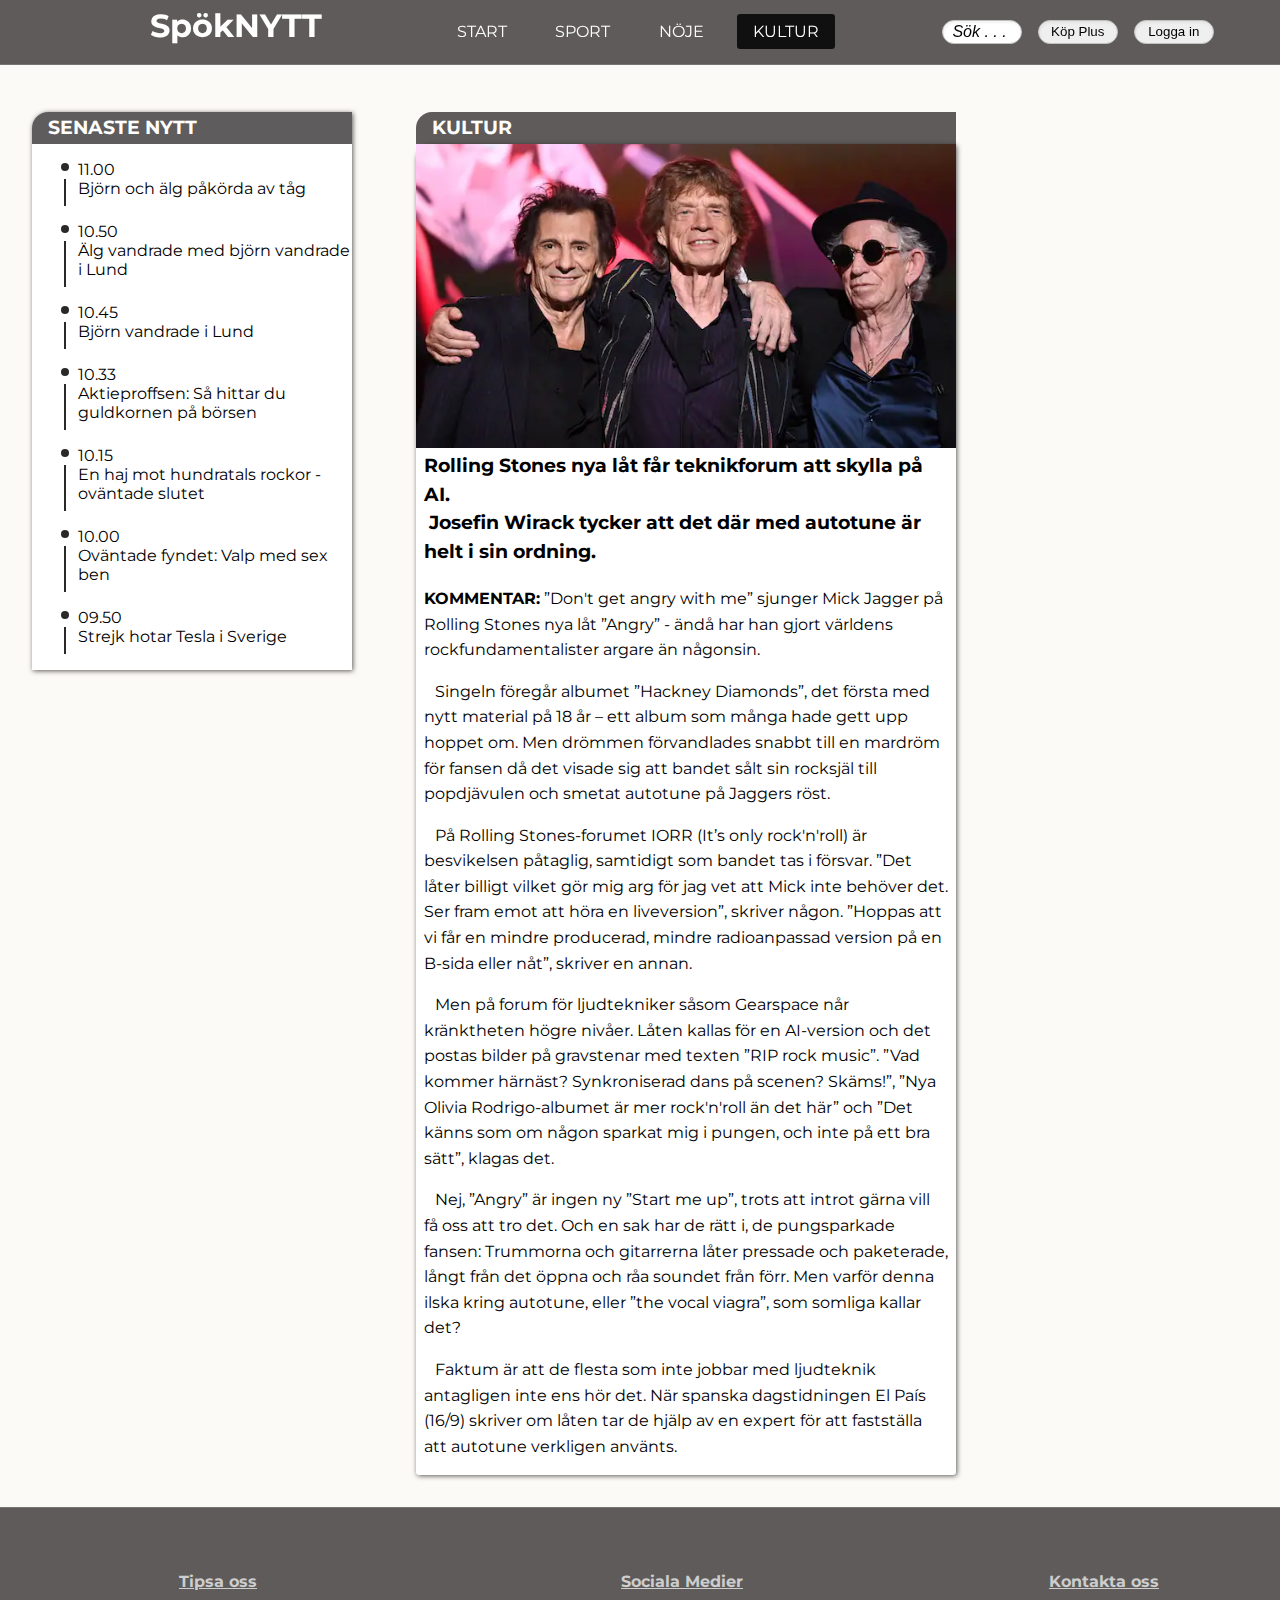
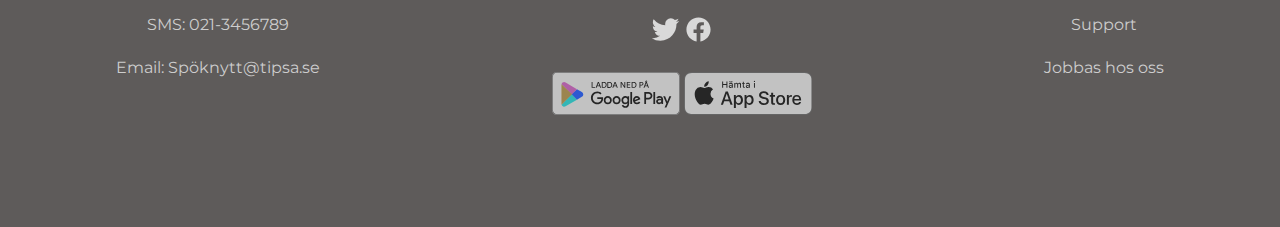
<file: culture.html>
<!DOCTYPE html>
<html>
  <head>
    <title>SpökKULTUR</title>
    <link rel="preconnect" href="https://fonts.googleapis.com" />
    <link rel="preconnect" href="https://fonts.gstatic.com" crossorigin />
    <link
      href="https://fonts.googleapis.com/css2?family=Montserrat:wght@500&display=swap"
      rel="stylesheet"
    />

    <link rel="stylesheet" href="styles/general.css" />
    <link rel="stylesheet" href="styles/header.css" />
    <link rel="stylesheet" href="styles/footer.css" />
    <link rel="stylesheet" href="styles/sidebar.css" />
    <link rel="stylesheet" href="styles/articles.css" />
  </head>
  <body>
    <div class="wrapper">
      <header>
        <nav>
          <label class="logo">SpökNYTT</label>
          <ul>
            <li>
              <a class="navlink" href="index.html">START</a>
            </li>
            <li>
              <a class="navlink" href="sport.html">SPORT</a>
            </li>
            <li>
              <a class="navlink" href="entertainment.html">NÖJE</a>
            </li>
            <li>
              <a class="active" class="navlink" href="culture.html">KULTUR</a>
            </li>
          </ul>
        </nav>
        <nav id="right-nav-section">
          <input class="search-bar" type="search" placeholder="Sök . . ." />
          <button class="header-button">Köp Plus</button>
          <button class="header-button">Logga in</button>
        </nav>
      </header>

      <section class="sidebar">
        <ul>
          <h3>SENASTE NYTT</h3>
          <li>
            <a>
              <time>11.00</time>
              <div>Björn och älg påkörda av tåg</div>
            </a>
          </li>
          <li>
            <a>
              <time>10.50</time>
              <div>Älg vandrade med björn vandrade i Lund</div>
            </a>
          </li>
          <li>
            <a>
              <time>10.45</time>
              <div>Björn vandrade i Lund</div>
            </a>
          </li>
          <li>
            <a>
              <time>10.33</time>
              <div>Aktieproffsen: Så hittar du guldkornen på börsen</div>
            </a>
          </li>
          <li>
            <a>
              <time>10.15</time>
              <div>En haj mot hundratals rockor - oväntade slutet</div>
            </a>
          </li>
          <li>
            <a>
              <time>10.00</time>
              <div>Oväntade fyndet: Valp med sex ben</div>
            </a>
          </li>
          <li>
            <a>
              <time>09.50</time>
              <div>Strejk hotar Tesla i Sverige</div>
            </a>
          </li>
        </ul>
      </section>

      <section class="article-grid">
        <h3 class="article-header">KULTUR</h3>
        <article class="content">
          <img src="images/culture.png" />
          <h3 class="article-headline">
            Rolling Stones nya låt får teknikforum att skylla på AI.
          </h3>
          <h3 style="text-indent: 0.3rem">
            Josefin Wirack tycker att det där med autotune är helt i sin
            ordning.
          </h3>
          <br />
          <p>
            <strong>KOMMENTAR:</strong> ”Don't get angry with me” sjunger Mick
            Jagger på Rolling Stones nya låt ”Angry” - ändå har han gjort
            världens rockfundamentalister argare än någonsin.
          </p>
          <p class="article-paragraph">
            Singeln föregår albumet ”Hackney Diamonds”, det första med nytt
            material på 18 år – ett album som många hade gett upp hoppet om. Men
            drömmen förvandlades snabbt till en mardröm för fansen då det visade
            sig att bandet sålt sin rocksjäl till popdjävulen och smetat
            autotune på Jaggers röst.
          </p>
          <p class="article-paragraph">
            På Rolling Stones-forumet IORR (It’s only rock'n'roll) är
            besvikelsen påtaglig, samtidigt som bandet tas i försvar. ”Det låter
            billigt vilket gör mig arg för jag vet att Mick inte behöver det.
            Ser fram emot att höra en liveversion”, skriver någon. ”Hoppas att
            vi får en mindre producerad, mindre radioanpassad version på en
            B-sida eller nåt”, skriver en annan.
          </p>
          <p class="article-paragraph">
            Men på forum för ljudtekniker såsom Gearspace når kränktheten högre
            nivåer. Låten kallas för en AI-version och det postas bilder på
            gravstenar med texten ”RIP rock music”. ”Vad kommer härnäst?
            Synkroniserad dans på scenen? Skäms!”, ”Nya Olivia Rodrigo-albumet
            är mer rock'n'roll än det här” och ”Det känns som om någon sparkat
            mig i pungen, och inte på ett bra sätt”, klagas det.
          </p>
          <p class="article-paragraph">
            Nej, ”Angry” är ingen ny ”Start me up”, trots att introt gärna vill
            få oss att tro det. Och en sak har de rätt i, de pungsparkade
            fansen: Trummorna och gitarrerna låter pressade och paketerade,
            långt från det öppna och råa soundet från förr. Men varför denna
            ilska kring autotune, eller ”the vocal viagra”, som somliga kallar
            det?
          </p>
          <p class="article-paragraph">
            Faktum är att de flesta som inte jobbar med ljudteknik antagligen
            inte ens hör det. När spanska dagstidningen El País (16/9) skriver
            om låten tar de hjälp av en expert för att fastställa att autotune
            verkligen använts.
          </p>
        </article>
      </section>

      <footer>
        <div class="footer-nav">
          <h2>Tipsa oss</h2>
          <li>SMS: <a class="footer-link">021-3456789</a></li>
          <li>Email: <a class="footer-link">Spöknytt@tipsa.se</a></li>
        </div>
        <div class="footer-nav">
          <h2 class="social-media">Sociala Medier</h2>
          <li>
            <a href="https://www.twitter.com" target="_blank">
              <img class="social-media-icon" src="images/twitter.svg" />
            </a>
            <a href="https://www.facebook.com" target="_blank">
              <img class="social-media-icon" src="images/facebook.svg" />
            </a>
          </li>
          <li>
            <a href="play.google.com/store/apps" target="_blank">
              <img class="appstore-icon" src="images/googleplay.svg" />
            </a>
            <a href="https://apple.com/se/app-store/" target="_blank">
              <img class="appstore-icon" src="images/appstore.svg" />
            </a>
          </li>
        </div>
        <div class="footer-nav">
          <h2>Kontakta oss</h2>
          <li><a class="footer-link">Support</a></li>
          <li><a class="footer-link">Jobbas hos oss</a></li>
        </div>
      </footer>
    </div>
  </body>
</html>
</file>
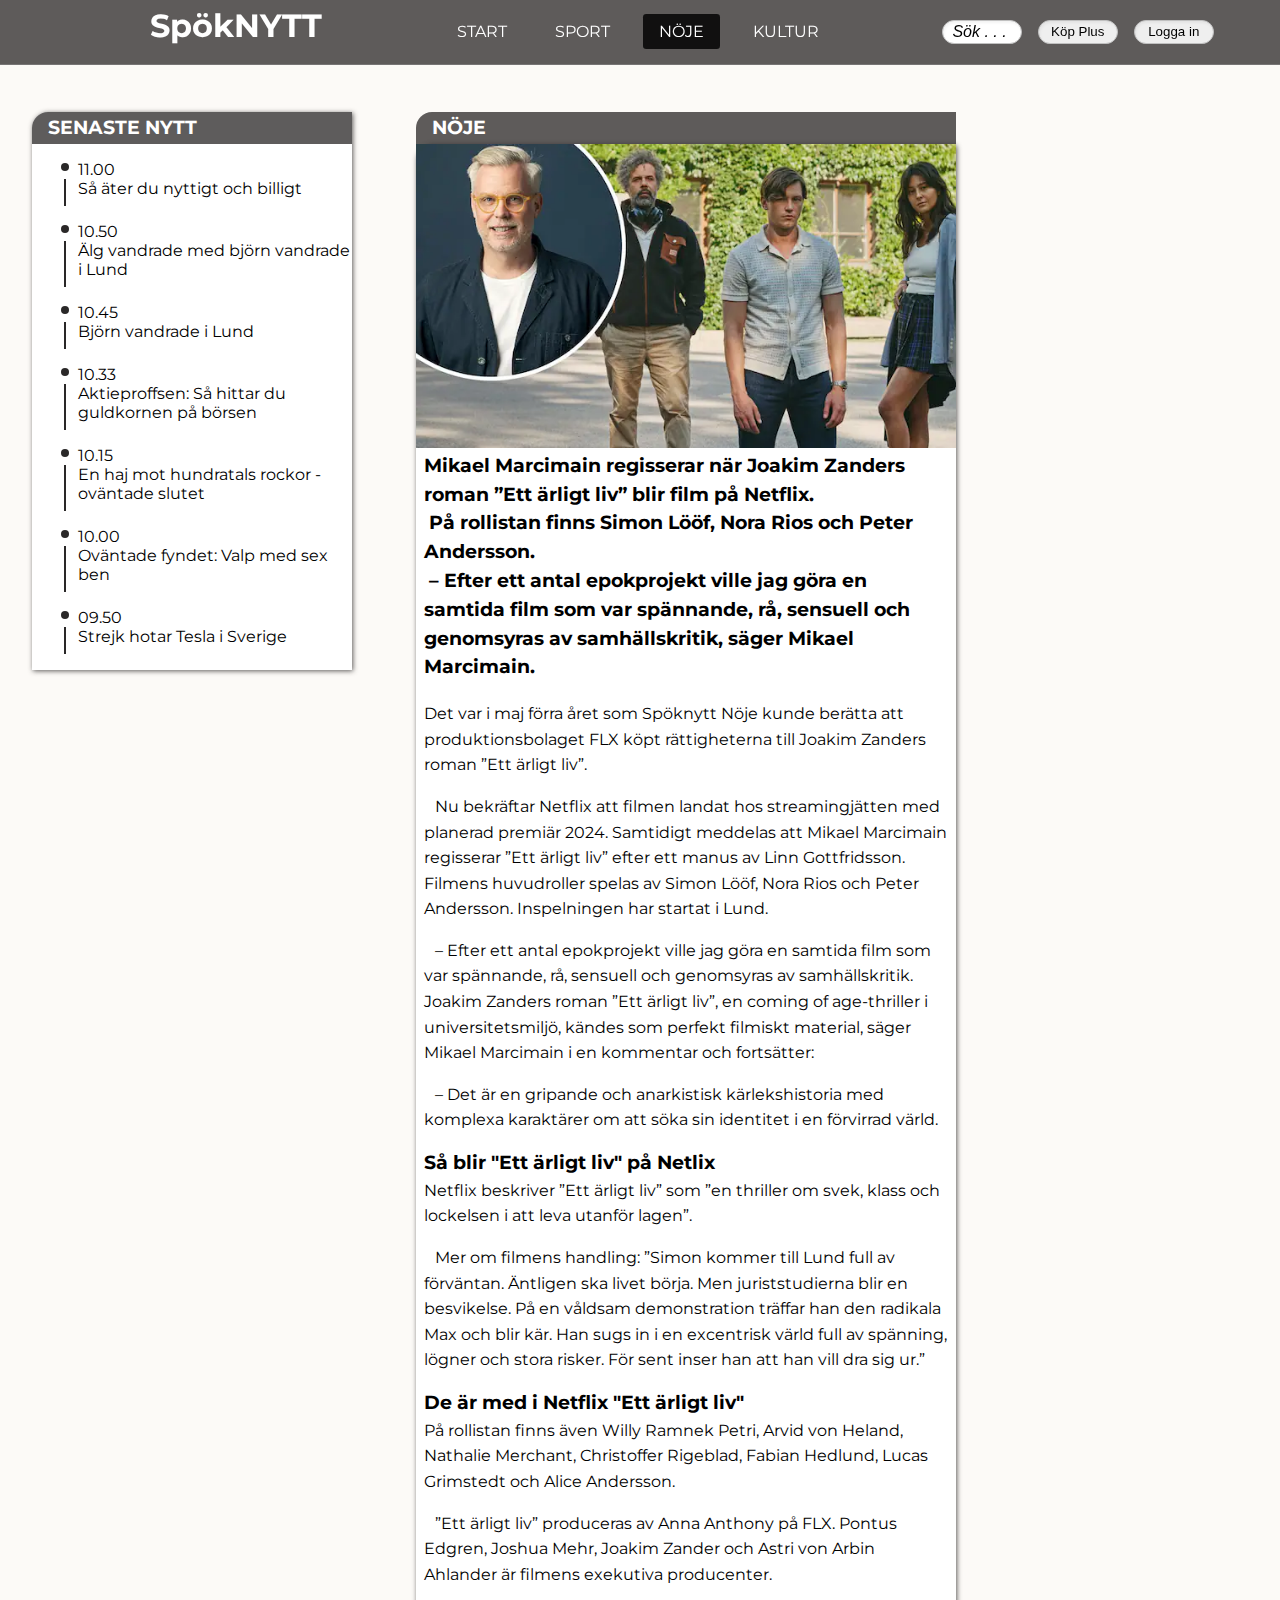
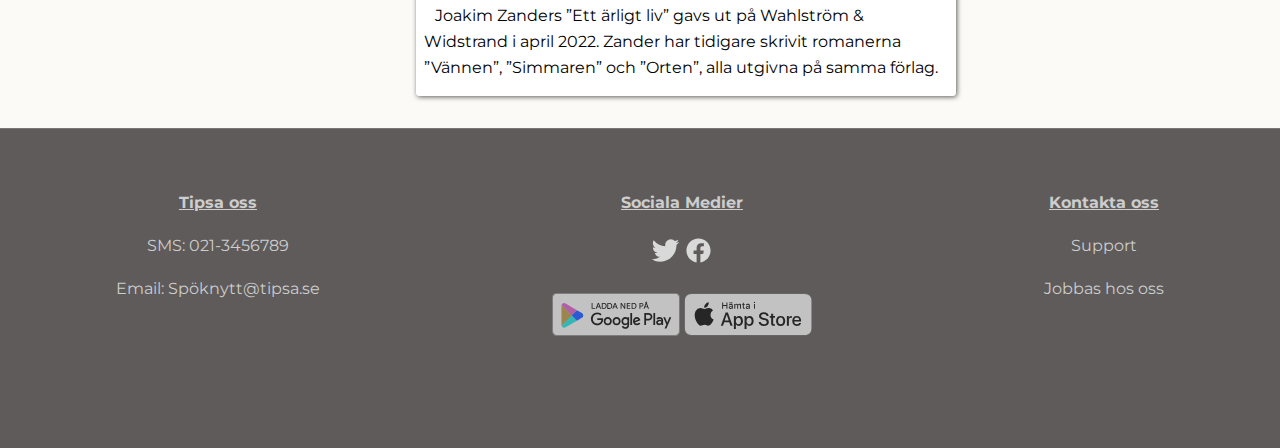
<file: entertainment.html>
<!DOCTYPE html>
<html>
  <head>
    <title>SpökNÖJE</title>
    <link rel="preconnect" href="https://fonts.googleapis.com" />
    <link rel="preconnect" href="https://fonts.gstatic.com" crossorigin />
    <link
      href="https://fonts.googleapis.com/css2?family=Montserrat:wght@500&display=swap"
      rel="stylesheet">

    <link rel="stylesheet" href="styles/general.css">
    <link rel="stylesheet" href="styles/header.css">
    <link rel="stylesheet" href="styles/footer.css">
    <link rel="stylesheet" href="styles/sidebar.css">
    <link rel="stylesheet" href="styles/articles.css">
  </head>
  <body>
    <div class="wrapper">
      <header>
        <nav>
          <label class="logo">SpökNYTT</label>
          <ul>
            <li>
              <a class="navlink" href="index.html">START</a>
            </li>
            <li>
              <a class="navlink" href="sport.html">SPORT</a>
            </li>
            <li>
              <a class="active" class="navlink" href="entertainment.html">NÖJE</a>
            </li>
            <li>
              <a class="navlink" href="culture.html">KULTUR</a>
            </li>
          </ul>
        </nav>
        <nav id="right-nav-section">
          <input class="search-bar" type="search" placeholder="Sök . . ." />
          <button class="header-button">Köp Plus</button>
          <button class="header-button">Logga in</button>
        </nav>
      </header>

      <section class="sidebar">
        <ul>
          <h3>SENASTE NYTT</h3>
          <li>
            <a>
              <time>11.00</time>
              <div>Så äter du nyttigt och billigt</div>
            </a>
          </li>
          <li>
            <a>
              <time>10.50</time>
              <div>Älg vandrade med björn vandrade i Lund</div>
            </a>
          </li>
          <li>
            <a>
              <time>10.45</time>
              <div>Björn vandrade i Lund</div>
            </a>
          </li>
          <li>
            <a>
              <time>10.33</time>
              <div>Aktieproffsen: Så hittar du guldkornen på börsen</div>
            </a>
          </li>
          <li>
            <a>
              <time>10.15</time>
              <div>En haj mot hundratals rockor - oväntade slutet</div>
            </a>
          </li>
          <li>
            <a>
              <time>10.00</time>
              <div>Oväntade fyndet: Valp med sex ben</div>
            </a>
          </li>
          <li>
            <a>
              <time>09.50</time>
              <div>Strejk hotar Tesla i Sverige</div>
            </a>
          </li>
        </ul>
      </section>

      <section class="article-grid">
        <h3 class="article-header">NÖJE</h3>
        <article class="content">
          <a>
            <img src="images/entertainment.png" />
            <h3>
              Mikael Marcimain regisserar när Joakim Zanders roman ”Ett ärligt
              liv” blir film på Netflix.
            <h3 style="text-indent: 0.3rem;">
              På rollistan finns Simon Lööf, Nora Rios och Peter Andersson.
            </h3>
            <h3 style="text-indent: 0.3rem;">
              – Efter ett antal epokprojekt ville jag göra en samtida film som
              var spännande, rå, sensuell och genomsyras av samhällskritik,
              säger Mikael Marcimain.
            </h3><br>
            <p>
              Det var i maj förra året som Spöknytt Nöje kunde berätta att
              produktionsbolaget FLX köpt rättigheterna till Joakim Zanders
              roman ”Ett ärligt liv”. </p>
            <p class="article-paragraph"">
              Nu bekräftar Netflix att filmen landat hos streamingjätten med
              planerad premiär 2024. Samtidigt meddelas att Mikael Marcimain
              regisserar ”Ett ärligt liv” efter ett manus av Linn Gottfridsson.
              Filmens huvudroller spelas av Simon Lööf, Nora Rios och Peter
              Andersson. Inspelningen har startat i Lund.
            </p>
            <p class="article-paragraph">
              – Efter ett antal epokprojekt ville jag göra en samtida film som
              var spännande, rå, sensuell och genomsyras av samhällskritik. 
              Joakim Zanders roman ”Ett ärligt liv”, en coming of age-thriller i
              universitetsmiljö, kändes som perfekt filmiskt material, säger
              Mikael Marcimain i en kommentar och fortsätter:
            </p>
            <p class="article-paragraph">
              – Det är en gripande och anarkistisk kärlekshistoria med komplexa
              karaktärer om att söka sin identitet i en förvirrad värld.
            </p>
            <h3>Så blir "Ett ärligt liv" på Netlix</h3>
            <p>
              Netflix beskriver ”Ett ärligt liv” som ”en thriller om svek, klass
              och lockelsen i att leva utanför lagen”.
            </p>
            <p class="article-paragraph">
              Mer om filmens handling: ”Simon kommer till Lund full av
              förväntan. Äntligen ska livet börja. Men juriststudierna blir en
              besvikelse. På en våldsam demonstration träffar han den radikala
              Max och blir kär. Han sugs in i en excentrisk värld full av
              spänning, lögner och stora risker. För sent inser han att han vill
              dra sig ur.”
            </p>
            <h3>
              De är med i Netflix "Ett ärligt liv"
            </h3>
            <p>
              På rollistan finns även Willy Ramnek Petri, Arvid von Heland,
              Nathalie Merchant, Christoffer Rigeblad, Fabian Hedlund, Lucas
              Grimstedt och Alice Andersson.
            </p>
            <p class="article-paragraph">
              ”Ett ärligt liv” produceras av Anna Anthony på FLX. Pontus Edgren,
              Joshua Mehr, Joakim Zander och Astri von Arbin Ahlander är filmens
              exekutiva producenter.
            </p>
            <p class="article-paragraph">
              Joakim Zanders ”Ett ärligt liv” gavs ut på Wahlström & Widstrand i april
              2022. Zander har tidigare skrivit romanerna ”Vännen”, ”Simmaren”
              och ”Orten”, alla utgivna på samma förlag.
            </p>
          </a>
        </article>
      </section>

      <footer>
        <div class="footer-nav">
          <h2>Tipsa oss</h2>
          <li>SMS: <a class="footer-link">021-3456789</a></li>
          <li>Email: <a class="footer-link">Spöknytt@tipsa.se</a></li>
        </div>
        <div class="footer-nav">
          <h2 class="social-media">Sociala Medier</h2>
          <li>
            <a href="https://www.twitter.com" target="_blank">
              <img class="social-media-icon" src="images/twitter.svg" />
            </a>
            <a href="https://www.facebook.com" target="_blank">
              <img class="social-media-icon" src="images/facebook.svg" />
            </a>
          </li>
          <li>
            <a href="play.google.com/store/apps" target="_blank">
              <img class="appstore-icon" src="images/googleplay.svg" />
            </a>
            <a href="https://apple.com/se/app-store/" target="_blank">
              <img class="appstore-icon" src="images/appstore.svg" />
            </a>
          </li>
        </div>
        <div class="footer-nav">
          <h2>Kontakta oss</h2>
          <li><a class="footer-link">Support</a></li>
          <li><a class="footer-link">Jobbas hos oss</a></li>
        </div>
      </footer>
    </div>
  </body>
</html>
</file>
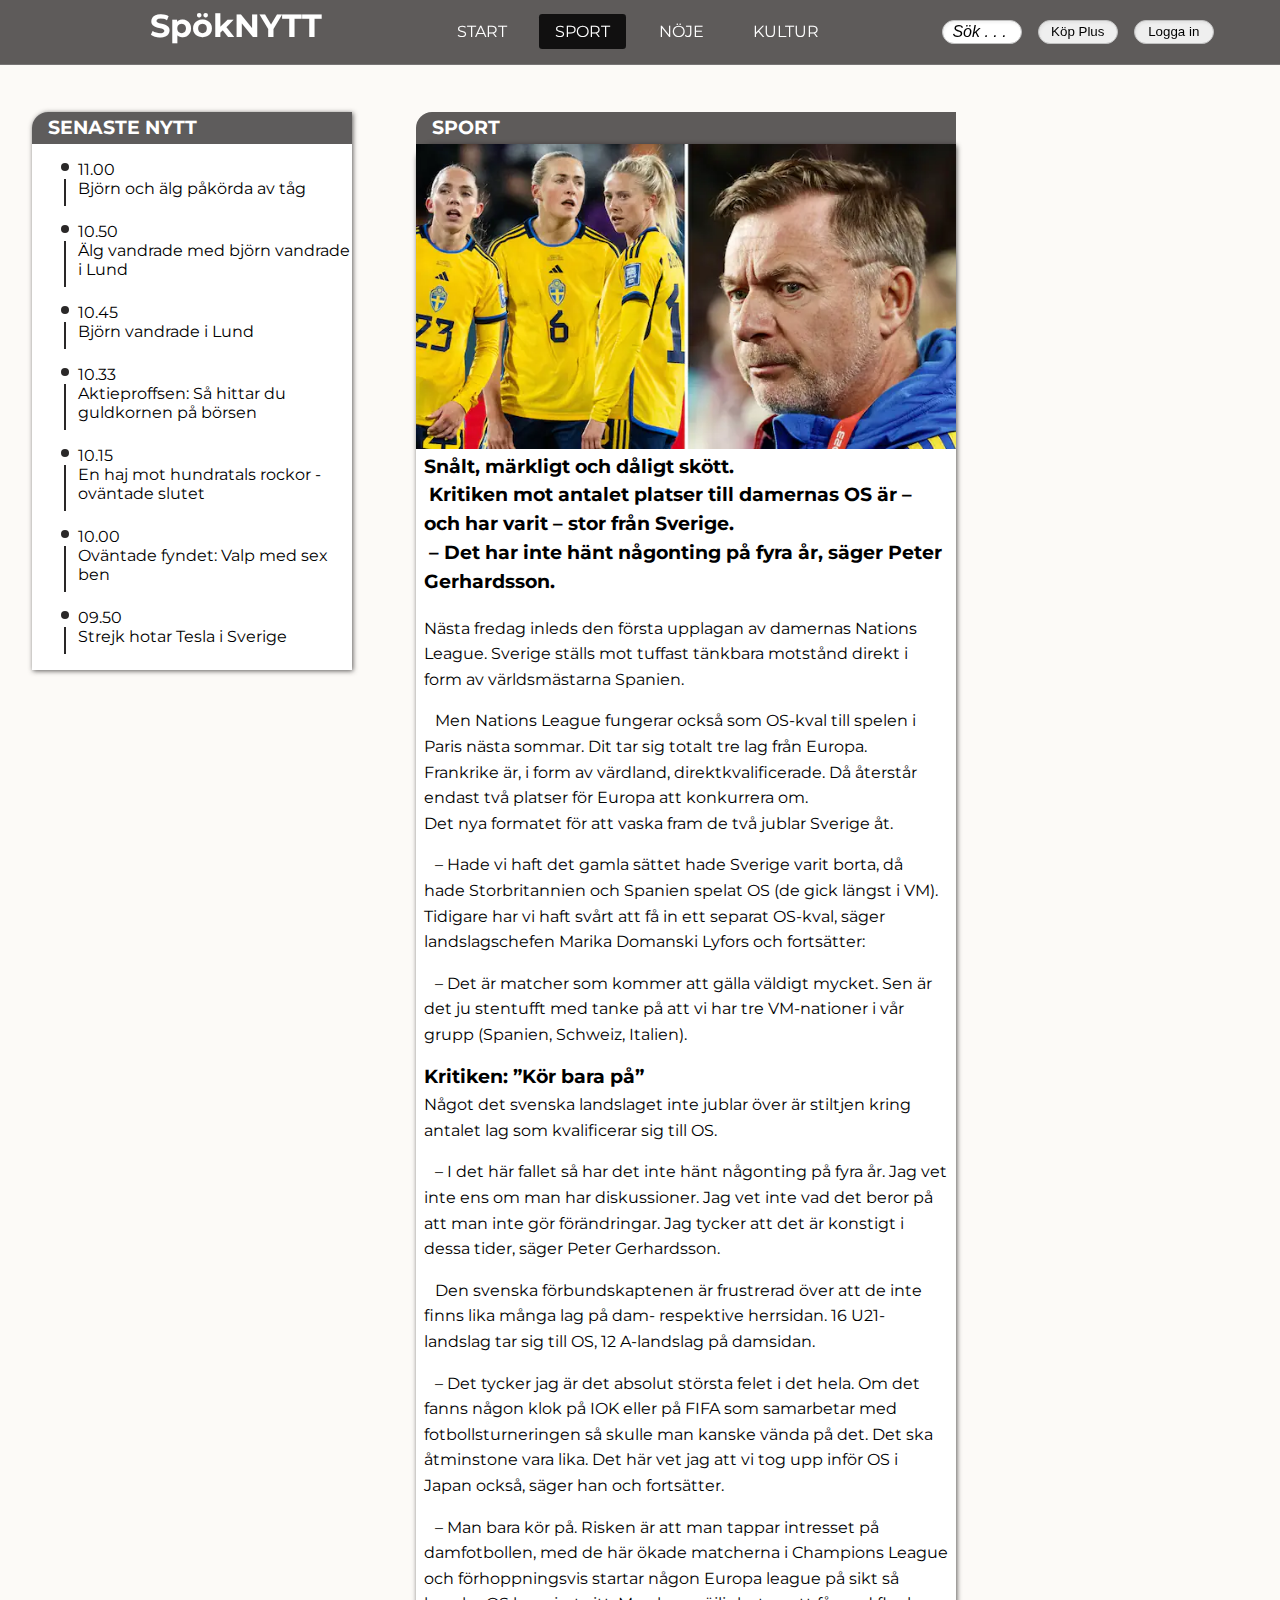
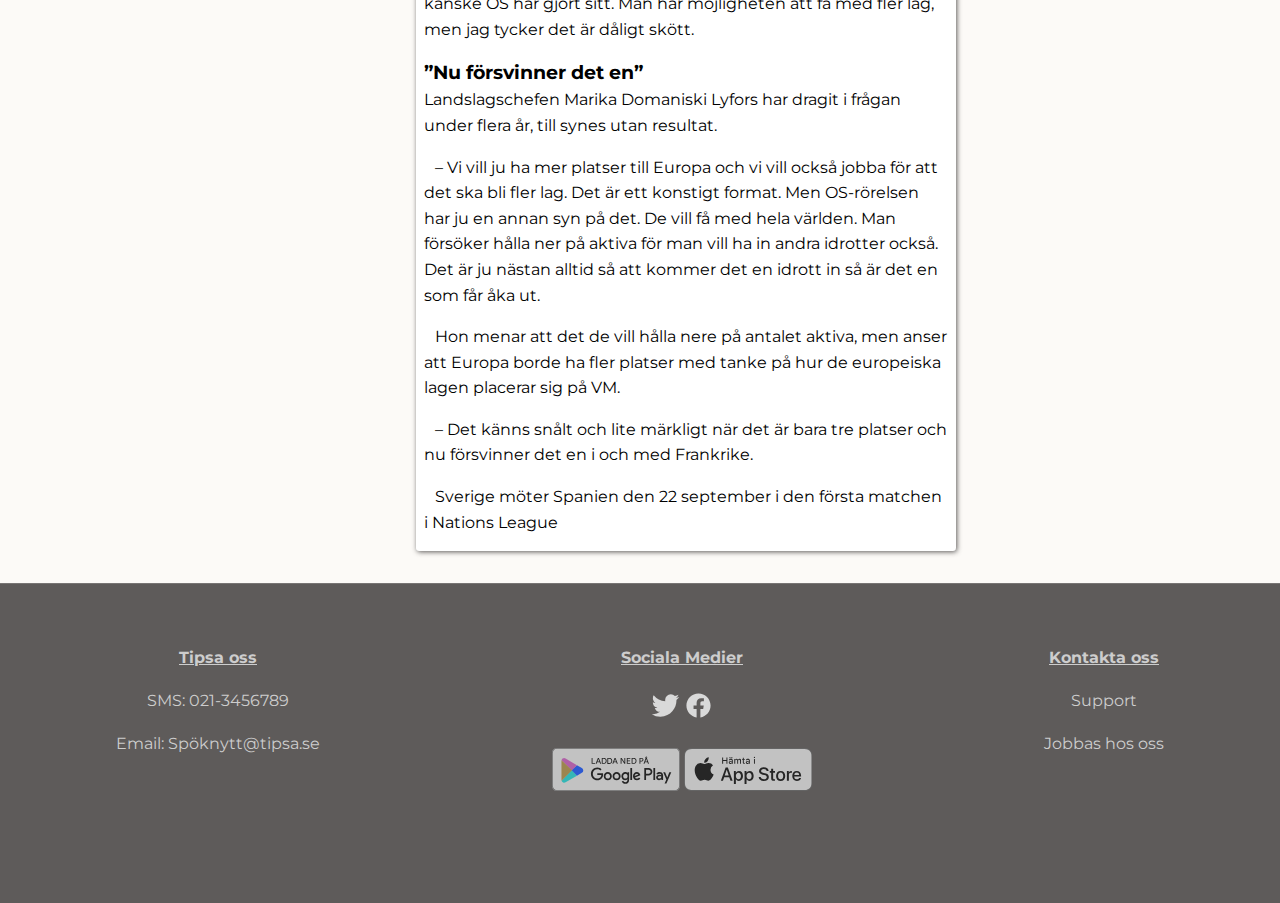
<file: sport.html>
<!DOCTYPE html>
<html>
  <head>
    <title>SpökSPORT</title>
    <link rel="preconnect" href="https://fonts.googleapis.com" />
    <link rel="preconnect" href="https://fonts.gstatic.com" crossorigin />
    <link
      href="https://fonts.googleapis.com/css2?family=Montserrat:wght@500&display=swap"
      rel="stylesheet"
    />

    <link rel="stylesheet" href="styles/general.css" />
    <link rel="stylesheet" href="styles/header.css" />
    <link rel="stylesheet" href="styles/footer.css" />
    <link rel="stylesheet" href="styles/sidebar.css" />
    <link rel="stylesheet" href="styles/articles.css" />
  </head>
  <body>
    <div class="wrapper">
      <header>
        <nav>
          <label class="logo">SpökNYTT</label>
          <ul>
            <li>
              <a class="navlink" href="index.html">START</a>
            </li>
            <li>
              <a class="active" class="navlink" href="sport.html">SPORT</a>
            </li>
            <li>
              <a class="navlink" href="entertainment.html">NÖJE</a>
            </li>
            <li>
              <a class="navlink" href="culture.html">KULTUR</a>
            </li>
          </ul>
        </nav>
        <nav id="right-nav-section">
          <input class="search-bar" type="search" placeholder="Sök . . ." />
          <button class="header-button">Köp Plus</button>
          <button class="header-button">Logga in</button>
        </nav>
      </header>

      <section class="sidebar">
        <ul>
          <h3>SENASTE NYTT</h3>
          <li>
            <a>
              <time>11.00</time>
              <div>Björn och älg påkörda av tåg</div>
            </a>
          </li>
          <li>
            <a>
              <time>10.50</time>
              <div>Älg vandrade med björn vandrade i Lund</div>
            </a>
          </li>
          <li>
            <a>
              <time>10.45</time>
              <div>Björn vandrade i Lund</div>
            </a>
          </li>
          <li>
            <a>
              <time>10.33</time>
              <div>Aktieproffsen: Så hittar du guldkornen på börsen</div>
            </a>
          </li>
          <li>
            <a>
              <time>10.15</time>
              <div>En haj mot hundratals rockor - oväntade slutet</div>
            </a>
          </li>
          <li>
            <a>
              <time>10.00</time>
              <div>Oväntade fyndet: Valp med sex ben</div>
            </a>
          </li>
          <li>
            <a>
              <time>09.50</time>
              <div>Strejk hotar Tesla i Sverige</div>
            </a>
          </li>
        </ul>
      </section>

      <section class="article-grid">
        <h3 class="article-header">SPORT</h3>
        <article class="content">
          <img src="images/sport.png" />
          <h3>Snålt, märkligt och dåligt skött.</h3>
          <h3 style="text-indent: 0.3rem">
            Kritiken mot antalet platser till damernas OS är – och har varit –
            stor från Sverige.
          </h3>
          <h3 style="text-indent: 0.3rem">
            – Det har inte hänt någonting på fyra år, säger Peter Gerhardsson.
          </h3>
          <br />
          <p>
            Nästa fredag inleds den första upplagan av damernas Nations League.
            Sverige ställs mot tuffast tänkbara motstånd direkt i form av
            världsmästarna Spanien.
          </p>
          <p class="article-paragraph">
            Men Nations League fungerar också som OS-kval till spelen i Paris
            nästa sommar. Dit tar sig totalt tre lag från Europa.<br />
            Frankrike är, i form av värdland, direktkvalificerade. Då återstår
            endast två platser för Europa att konkurrera om. <br />
            Det nya formatet för att vaska fram de två jublar Sverige åt.
          </p>
          <p class="article-paragraph">
            – Hade vi haft det gamla sättet hade Sverige varit borta, då hade
            Storbritannien och Spanien spelat OS (de gick längst i VM). Tidigare
            har vi haft svårt att få in ett separat OS-kval, säger
            landslagschefen Marika Domanski Lyfors och fortsätter:
          </p>
          <p class="article-paragraph">
            – Det är matcher som kommer att gälla väldigt mycket. Sen är det ju
            stentufft med tanke på att vi har tre VM-nationer i vår grupp
            (Spanien, Schweiz, Italien).
          </p>
          <h3>Kritiken: ”Kör bara på”</h3>
          <p>
            Något det svenska landslaget inte jublar över är stiltjen kring
            antalet lag som kvalificerar sig till OS.
          </p>
          <p class="article-paragraph">
            – I det här fallet så har det inte hänt någonting på fyra år. Jag
            vet inte ens om man har diskussioner. Jag vet inte vad det beror på
            att man inte gör förändringar. Jag tycker att det är konstigt i
            dessa tider, säger Peter Gerhardsson.
          </p>
          <p class="article-paragraph">
            Den svenska förbundskaptenen är frustrerad över att de inte finns
            lika många lag på dam- respektive herrsidan. 16 U21-landslag tar sig
            till OS, 12 A-landslag på damsidan.
          </p>
          <p class="article-paragraph">
            – Det tycker jag är det absolut största felet i det hela. Om det
            fanns någon klok på IOK eller på FIFA som samarbetar med
            fotbollsturneringen så skulle man kanske vända på det. Det ska
            åtminstone vara lika. Det här vet jag att vi tog upp inför OS i
            Japan också, säger han och fortsätter.
          </p>
          <p class="article-paragraph">
            – Man bara kör på. Risken är att man tappar intresset på
            damfotbollen, med de här ökade matcherna i Champions League och
            förhoppningsvis startar någon Europa league på sikt så kanske OS har
            gjort sitt. Man har möjligheten att få med fler lag, men jag tycker
            det är dåligt skött.
          </p>
          <h3>”Nu försvinner det en”</h3>
          <p>
            Landslagschefen Marika Domaniski Lyfors har dragit i frågan under
            flera år, till synes utan resultat.
          </p>

          <p class="article-paragraph">
            – Vi vill ju ha mer platser till Europa och vi vill också jobba för
            att det ska bli fler lag. Det är ett konstigt format. Men
            OS-rörelsen har ju en annan syn på det. De vill få med hela världen.
            Man försöker hålla ner på aktiva för man vill ha in andra idrotter
            också. Det är ju nästan alltid så att kommer det en idrott in så är
            det en som får åka ut.
          </p>
          <p class="article-paragraph">
            Hon menar att det de vill hålla nere på antalet aktiva, men anser
            att Europa borde ha fler platser med tanke på hur de europeiska
            lagen placerar sig på VM.
          </p>
          <p class="article-paragraph">
            – Det känns snålt och lite märkligt när det är bara tre platser och
            nu försvinner det en i och med Frankrike.
          </p>
          <p class="article-paragraph">
            Sverige möter Spanien den 22 september i den första matchen i
            Nations League
          </p>
        </article>
      </section>

      <footer>
        <div class="footer-nav">
          <h2>Tipsa oss</h2>
          <li>SMS: <a class="footer-link">021-3456789</a></li>
          <li>Email: <a class="footer-link">Spöknytt@tipsa.se</a></li>
        </div>
        <div class="footer-nav">
          <h2 class="social-media">Sociala Medier</h2>
          <li>
            <a href="https://www.twitter.com" target="_blank">
              <img class="social-media-icon" src="images/twitter.svg" />
            </a>
            <a href="https://www.facebook.com" target="_blank">
              <img class="social-media-icon" src="images/facebook.svg" />
            </a>
          </li>
          <li>
            <a href="play.google.com/store/apps" target="_blank">
              <img class="appstore-icon" src="images/googleplay.svg" />
            </a>
            <a href="https://apple.com/se/app-store/" target="_blank">
              <img class="appstore-icon" src="images/appstore.svg" />
            </a>
          </li>
        </div>
        <div class="footer-nav">
          <h2>Kontakta oss</h2>
          <li><a class="footer-link">Support</a></li>
          <li><a class="footer-link">Jobbas hos oss</a></li>
        </div>
      </footer>
    </div>
  </body>
</html>
</file>
<file: styles/general.css>
* {
  margin-top: 0;
  margin-bottom: 0;
}

.wrapper {
  font-family: "Montserrat", sans-serif;

  min-height: 100vh;
  display: grid;
  grid-template-areas:
    "header header"
    "sidebar content "
    "footer footer ";
  grid-template-columns: 1fr 2.5fr;
  grid-template-rows: 5rem 1fr 20rem;
  row-gap: 1rem;
  column-gap: 3rem;
  justify-content: space-evenly;
  background: #fcfaf7;
}
</file>
<file: styles/header.css>
* {
  margin: 0;
  padding: 0;
  text-decoration: none;
  list-style: none;
  box-sizing: border-box;
}

header {
  grid-area: header;
  display: flex;
  flex-direction: row;
  align-items: center;
  justify-content: space-around;
  line-height: 3.2rem;
  width: 100%;
  background: #2a2828c1;
  position: fixed;
  border-bottom-width: 1px;
  border-bottom-style: solid;
  border-bottom-color: #e6e6e631;
}

nav {
  display: flex;
  gap: 7rem;
}

label.logo {
  color: #ffffff;
  font-size: 2rem;
  padding-left: 6.25rem;
  font-weight: bold;
}

nav ul li {
  display: inline-block;
  margin: 0.4rem;
}

nav ul li a {
  color: #ffffff;
  font-size: 1rem;
  padding: 0.5rem 1rem;
  border-radius: 0.2rem;
}

a.active,
.navlink:hover {
  background-color: #000000d0;
  transition: 0.5s;
}

#right-nav-section {
  background: transparent;
  display: flex;
  flex-direction: row;
  justify-content: space-evenly;
  align-items: center;
  gap: 1rem;
  padding-right: 1rem;
}

.search-bar {
  margin-left: auto;
  transition: 0.5s;
  width: 5rem;
  height: 1.5rem;

  padding-left: 0.6rem;
  font-size: 1rem;
  font-style: italic;

  border: 1px solid #c0c0c0;
  border-radius: 1.5rem;
  box-shadow: inset 1px 2px 3px #0000000d;
}

.search-bar:hover {
  width: 11rem;
  border-color: #9b9b9b;

  transition: 0.5s;
}

input::placeholder {
  color: #000000;
}

.header-button {
  width: 5rem;
  height: 1.5rem;
  border: 1px solid #c0c0c0;
  border-radius: 1.5rem;
  box-shadow: inset 1px 2px 3px #0000000d;
}

.header-button:hover {
  background-color: #e3e3e3;
  border-color: #9b9b9b;
  transition: 0.2s;
  cursor: pointer;
}

.header-button:active {
  background-color: #bebebe;
  transition: 0s;
}
</file>
<file: styles/footer.css>
* {
  margin: 0;
  padding: 0;
}

footer {
  grid-area: footer;
  display: flex;
  flex-direction: row;
  justify-content: space-around;
  align-items: flex-start;
  height: 100%;
  background: #2a2828c1;
  border-top-width: 1px;
  border-top-style: solid;
  border-top-color: #e6e6e631;
}

.footer-nav {
  padding-top: 4rem;
  display: flex;
  flex-direction: column;
  gap: 1.5rem;
  justify-content: space-evenly;
  align-items: center;
  font-weight: normal;
  list-style: none;
  color: #cdcdcd;
  font-weight: normal;
  list-style: none;
}

footer h2 {
  font-weight: bolder;
  font-size: 1rem;
  text-decoration: underline;
}

.social-media-icon {
  width: 1.8rem;
  height: 1.8rem;
}

.appstore-icon {
  width: 8rem;
}

.social-media-icon,
.appstore-icon {
  filter: invert(0.85);
}

.footer-link:hover {
  text-decoration: underline;
  cursor: pointer;
}
</file>
<file: styles/sidebar.css>
.sidebar {
  grid-area: sidebar;
  margin-top: 1rem;
  margin-left: 2rem;

  display: flex;
  flex-direction: column;
  row-gap: 1rem;
}

.sidebar h3 {
  background: #2a2828c1;
  color: white;
  text-indent: 1rem;
  line-height: 2rem;
  border-top-left-radius: 1rem;
}

.sidebar ul {
  box-shadow: 1px 1px 5px #2a2828c1;
  border-top-left-radius: 1rem;
  display: flex;
  flex-direction: column;
  background-color: white;
  row-gap: 1rem;
  padding-bottom: 1rem;
}

.sidebar li {
  margin-left: 2rem;
}

.sidebar div {
  display: block;
  border-left: 2px solid #2a2828;
  padding: 0 0 8px 12px;
}

.sidebar li:hover {
  cursor: pointer;
  text-decoration: underline;
}

.sidebar time {
  margin: 0.9rem;
}

.sidebar time::before {
  background: #2a2828;
  content: "";
  height: 8px;
  width: 8px;
  position: absolute;
  border-radius: 50%;
  left: 3.8rem;
  margin-top: 3px;
}
</file>
<file: styles/articles.css>
.article-grid {
  grid-area: content;
  width: 65%;

  display: flex;
  flex-direction: column;
  padding: 1rem;
  row-gap: 2rem;
}

.article-link,
.content {
  background: #ffffff;
  box-shadow: 1px 1px 5px #2a2828c1;
  border-radius: 0.2rem;
  border-top-left-radius: 1rem;
}

.article-link a {
  color: #000000;
}

.article-link:hover {
  box-shadow: 5px 5px 10px #2a2828c1;
  cursor: pointer;
  text-decoration: underline;
}
.article-header {
  margin-bottom: -2rem;
  background: #2a2828c1;
  color: white;
  text-indent: 1rem;
  line-height: 2rem;
  border-top-left-radius: 1rem;
}

article img {
  width: 100%;
}
article p {
  padding-right: 0.5rem;
  padding-left: 0.5rem;
  padding-bottom: 1rem;
  line-height: 1.6rem;
}
article h2,
article h3 {
  padding-right: 0.5rem;
  padding-left: 0.5rem;
  line-height: 1.8rem;
}

.article-paragraph {
  text-indent: 0.7rem;
}
</file>
